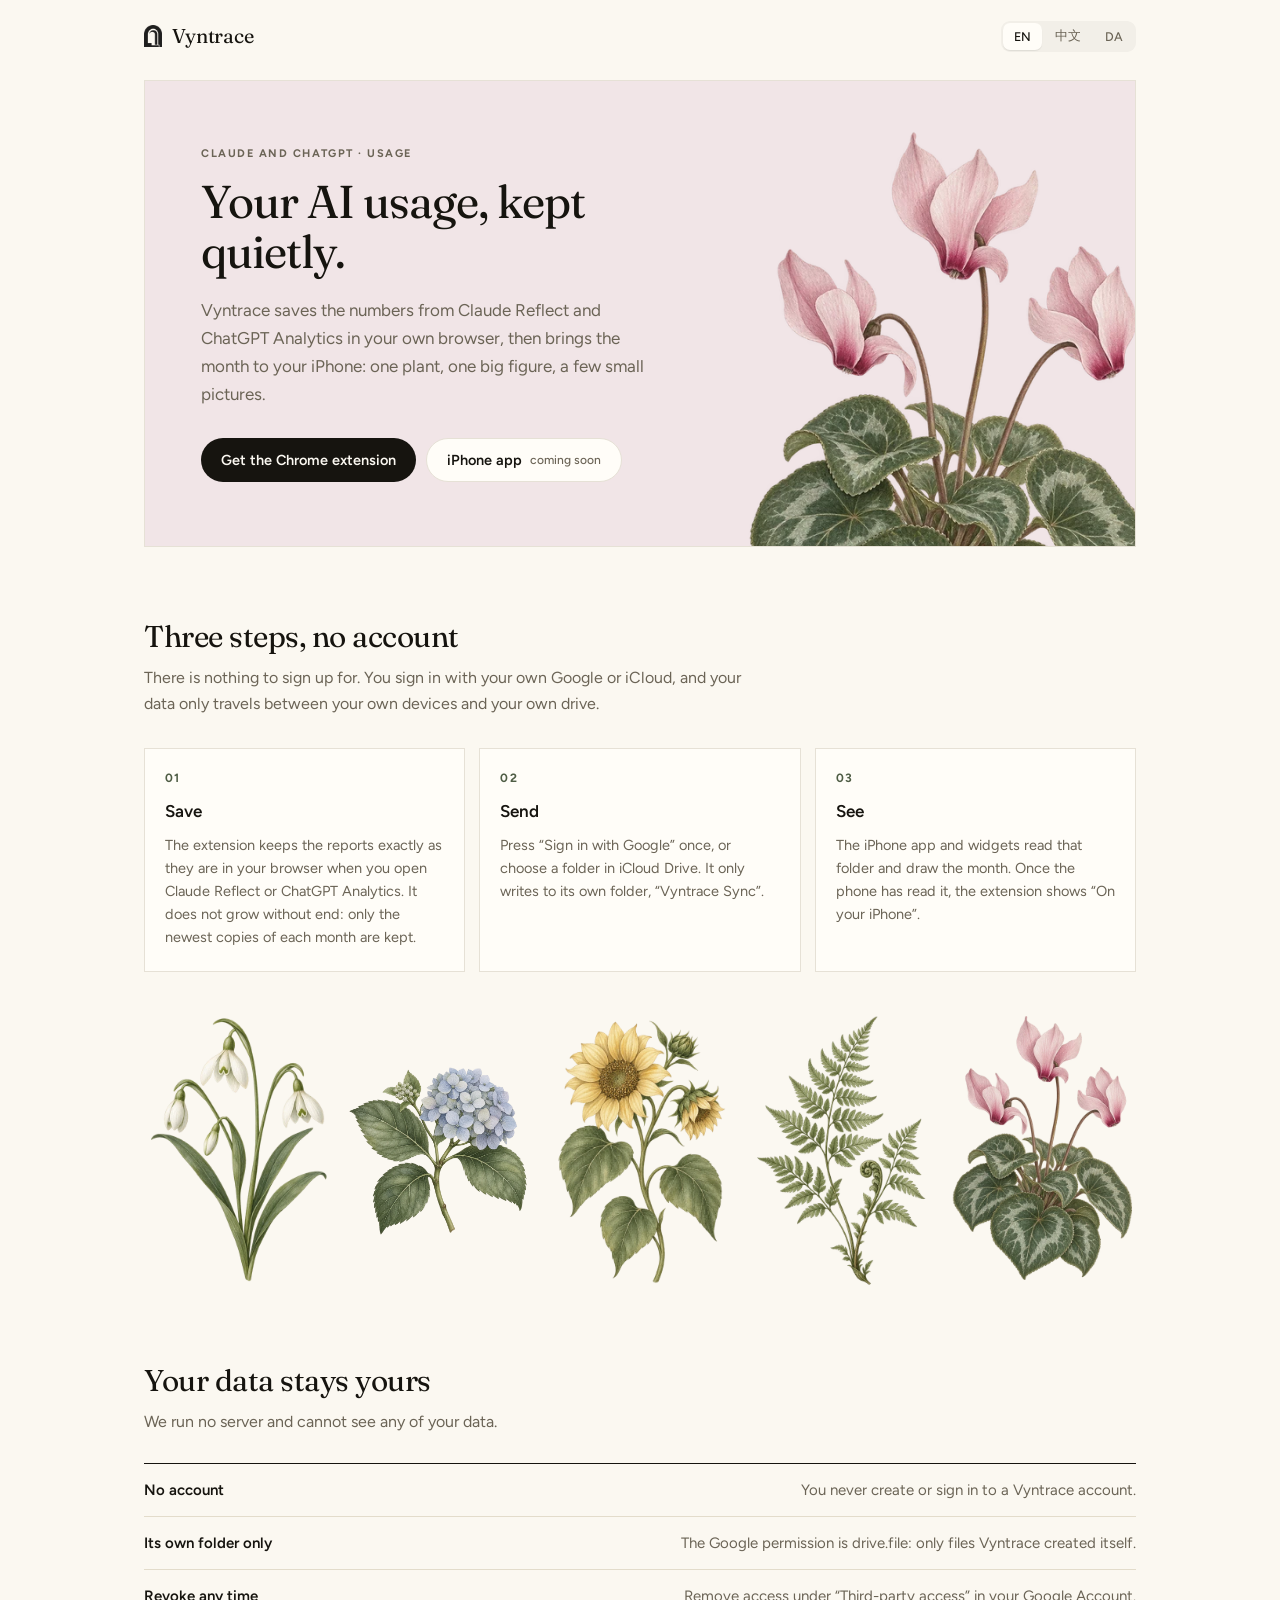
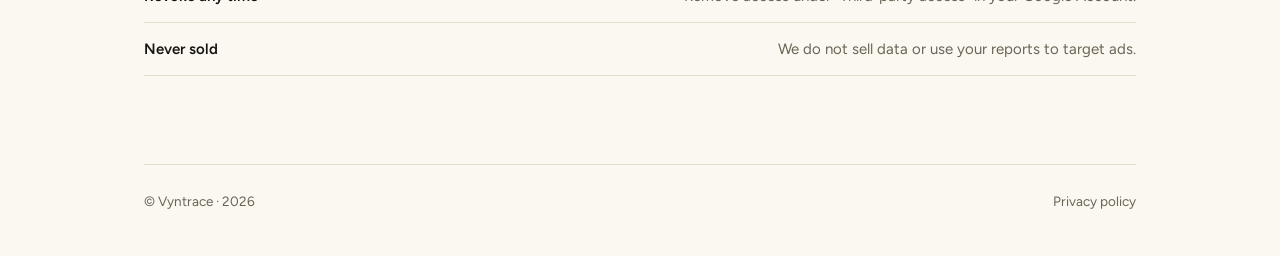
<file: index.html>
<!doctype html>
<html lang="en">
<head>
<meta charset="utf-8">
<meta name="viewport" content="width=device-width,initial-scale=1">
<title>Vyntrace</title>
<meta name="description" content="Vyntrace saves your Claude and ChatGPT usage reports in your own browser and shows the month on your iPhone, as a plant.">
<meta name="theme-color" content="#FBF8F1">
<link rel="icon" href="assets/icon.png">
<link rel="stylesheet" href="style.css">
</head>
<body>
<div class="wrap">
  <header class="top">
    <a class="brand" href="./"><img src="assets/mark.png" alt=""><span>Vyntrace</span></a>
    <div class="lang" role="group" aria-label="Language">
      <button type="button" data-l="en" aria-pressed="true">EN</button>
      <button type="button" data-l="zh" aria-pressed="false">中文</button>
      <button type="button" data-l="da" aria-pressed="false">DA</button>
    </div>
  </header>

  <main>
    <div class="hero">
      <div class="copy">
        <div class="kicker" data-i="hero.kicker">Claude and ChatGPT · usage</div>
        <h1 data-i="hero.title">Your AI usage, kept quietly.</h1>
        <p class="lead" data-i="hero.lead">Vyntrace saves the numbers from Claude Reflect and ChatGPT Analytics in your own browser, then brings the month to your iPhone: one plant, one big figure, a few small pictures.</p>
        <div class="cta">
          <a class="btn main" href="#how"><span data-i="hero.chrome">Get the Chrome extension</span></a>
          <span class="btn quiet"><span data-i="hero.ios">iPhone app</span><small data-i="hero.soon">coming soon</small></span>
        </div>
      </div>
      <img class="plant" src="assets/plants/cyclamen.webp" alt="" width="480" height="720">
    </div>

    <section class="block" id="how">
      <h2 data-i="how.title">Three steps, no account</h2>
      <p class="sub" data-i="how.sub">There is nothing to sign up for. You sign in with your own Google or iCloud, and your data only travels between your own devices and your own drive.</p>
      <div class="steps">
        <div class="step"><div class="n">01</div><h3 data-i="s1.t">Save</h3><p data-i="s1.p">The extension keeps the reports exactly as they are in your browser when you open Claude Reflect or ChatGPT Analytics. It does not grow without end: only the newest copies of each month are kept.</p></div>
        <div class="step"><div class="n">02</div><h3 data-i="s2.t">Send</h3><p data-i="s2.p">Press “Sign in with Google” once, or choose a folder in iCloud Drive. It only writes to its own folder, “Vyntrace Sync”.</p></div>
        <div class="step"><div class="n">03</div><h3 data-i="s3.t">See</h3><p data-i="s3.p">The iPhone app and widgets read that folder and draw the month. Once the phone has read it, the extension shows “On your iPhone”.</p></div>
      </div>
      <div class="plants" aria-hidden="true">
        <img src="assets/plants/snowdrop.webp" alt="" loading="lazy">
        <img src="assets/plants/hydrangea.webp" alt="" loading="lazy">
        <img src="assets/plants/sunflower.webp" alt="" loading="lazy">
        <img src="assets/plants/fern.webp" alt="" loading="lazy">
        <img src="assets/plants/cyclamen.webp" alt="" loading="lazy">
      </div>
    </section>

    <section class="block">
      <h2 data-i="own.title">Your data stays yours</h2>
      <p class="sub" data-i="own.sub">We run no server and cannot see any of your data.</p>
      <div class="facts">
        <div><b data-i="f1.k">No account</b><span data-i="f1.v">You never create or sign in to a Vyntrace account.</span></div>
        <div><b data-i="f2.k">Its own folder only</b><span data-i="f2.v">The Google permission is drive.file: only files Vyntrace created itself.</span></div>
        <div><b data-i="f3.k">Revoke any time</b><span data-i="f3.v">Remove access under “Third-party access” in your Google Account.</span></div>
        <div><b data-i="f4.k">Never sold</b><span data-i="f4.v">We do not sell data or use your reports to target ads.</span></div>
      </div>
    </section>
  </main>

  <footer>
    <span><span data-i="foot.copy">© Vyntrace</span> · <span id="year">2026</span></span>
    <nav><a href="privacy.html" data-i="nav.privacy">Privacy policy</a></nav>
  </footer>
</div>
<script src="site.js"></script>
</body>
</html>
</file>
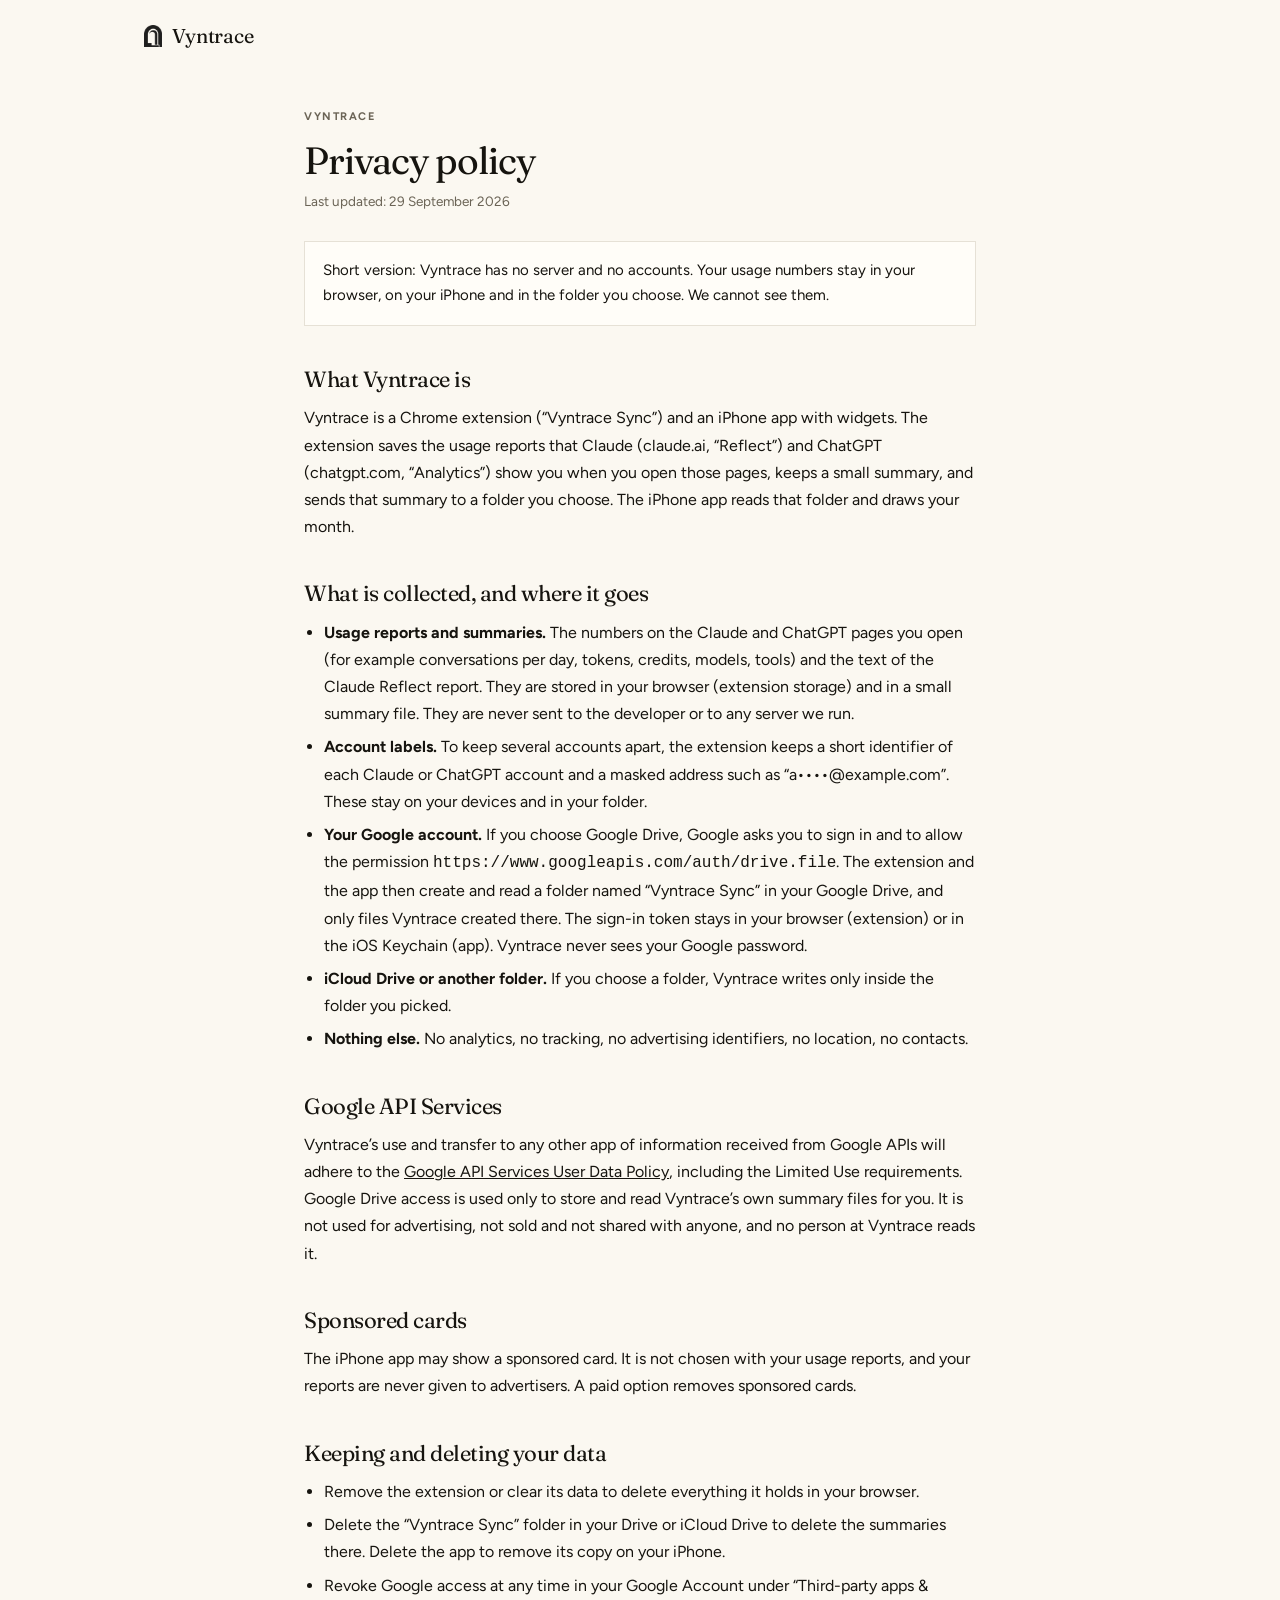
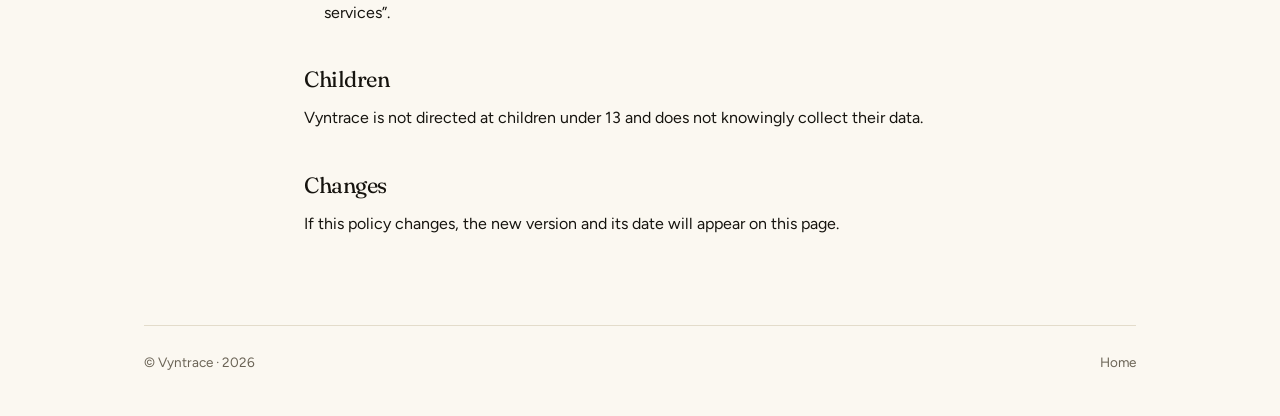
<file: privacy.html>
<!doctype html>
<html lang="en">
<head>
<meta charset="utf-8">
<meta name="viewport" content="width=device-width,initial-scale=1">
<title>Privacy policy · Vyntrace</title>
<meta name="theme-color" content="#FBF8F1">
<link rel="icon" href="assets/icon.png">
<link rel="stylesheet" href="style.css">
</head>
<body>
<div class="wrap">
  <header class="top">
    <a class="brand" href="./"><img src="assets/mark.png" alt=""><span>Vyntrace</span></a>
  </header>

  <main class="doc">
    <div class="kicker">Vyntrace</div>
    <h1>Privacy policy</h1>
    <div class="date">Last updated: 29 September 2026</div>

    <p class="note">Short version: Vyntrace has no server and no accounts. Your usage numbers stay in your browser, on your iPhone and in the folder you choose. We cannot see them.</p>

    <h2>What Vyntrace is</h2>
    <p>Vyntrace is a Chrome extension (“Vyntrace Sync”) and an iPhone app with widgets. The extension saves the usage reports that Claude (claude.ai, “Reflect”) and ChatGPT (chatgpt.com, “Analytics”) show you when you open those pages, keeps a small summary, and sends that summary to a folder you choose. The iPhone app reads that folder and draws your month.</p>

    <h2>What is collected, and where it goes</h2>
    <ul>
      <li><b>Usage reports and summaries.</b> The numbers on the Claude and ChatGPT pages you open (for example conversations per day, tokens, credits, models, tools) and the text of the Claude Reflect report. They are stored in your browser (extension storage) and in a small summary file. They are never sent to the developer or to any server we run.</li>
      <li><b>Account labels.</b> To keep several accounts apart, the extension keeps a short identifier of each Claude or ChatGPT account and a masked address such as “a••••@example.com”. These stay on your devices and in your folder.</li>
      <li><b>Your Google account.</b> If you choose Google Drive, Google asks you to sign in and to allow the permission <code>https://www.googleapis.com/auth/drive.file</code>. The extension and the app then create and read a folder named “Vyntrace Sync” in your Google Drive, and only files Vyntrace created there. The sign-in token stays in your browser (extension) or in the iOS Keychain (app). Vyntrace never sees your Google password.</li>
      <li><b>iCloud Drive or another folder.</b> If you choose a folder, Vyntrace writes only inside the folder you picked.</li>
      <li><b>Nothing else.</b> No analytics, no tracking, no advertising identifiers, no location, no contacts.</li>
    </ul>

    <h2>Google API Services</h2>
    <p>Vyntrace’s use and transfer to any other app of information received from Google APIs will adhere to the <a href="https://developers.google.com/terms/api-services-user-data-policy">Google API Services User Data Policy</a>, including the Limited Use requirements. Google Drive access is used only to store and read Vyntrace’s own summary files for you. It is not used for advertising, not sold and not shared with anyone, and no person at Vyntrace reads it.</p>

    <h2>Sponsored cards</h2>
    <p>The iPhone app may show a sponsored card. It is not chosen with your usage reports, and your reports are never given to advertisers. A paid option removes sponsored cards.</p>

    <h2>Keeping and deleting your data</h2>
    <ul>
      <li>Remove the extension or clear its data to delete everything it holds in your browser.</li>
      <li>Delete the “Vyntrace Sync” folder in your Drive or iCloud Drive to delete the summaries there. Delete the app to remove its copy on your iPhone.</li>
      <li>Revoke Google access at any time in your Google Account under “Third-party apps &amp; services”.</li>
    </ul>

    <h2>Children</h2>
    <p>Vyntrace is not directed at children under 13 and does not knowingly collect their data.</p>

    <h2>Changes</h2>
    <p>If this policy changes, the new version and its date will appear on this page.</p>
  </main>

  <footer>
    <span><span>© Vyntrace</span> · <span id="year">2026</span></span>
    <nav><a href="./">Home</a></nav>
  </footer>
</div>
<script src="site.js"></script>
</body>
</html>
</file>
<file: style.css>
@font-face{font-family:Figtree;src:url(assets/fonts/Figtree.ttf) format('truetype');font-weight:300 900;font-display:swap}
@font-face{font-family:VFraunces;src:url(assets/fonts/VyntraceFraunces-latin-subset.woff2) format('woff2');font-weight:100 900;font-display:swap}
:root{--bg:#FBF8F1;--ink:#16140F;--muted:#6B6456;--line:#E3DCCB;--moss:#4F5D45;--card:#FFFDF8;--edge:#E6E1D6;--soft:#F2EFE8;--serif:VFraunces,'Songti SC','Noto Serif SC',Georgia,serif;--sans:Figtree,'PingFang SC','Noto Sans SC','Microsoft YaHei',system-ui,sans-serif}
@media (prefers-color-scheme:dark){:root{--bg:#12100C;--ink:#F2ECDD;--muted:#A89F8A;--line:rgba(242,236,221,.16);--moss:#B8CC9F;--card:#1C1914;--edge:#2C2821;--soft:#1A1712}}
*{box-sizing:border-box}
html{-webkit-text-size-adjust:100%}
body{margin:0;background:var(--bg);color:var(--ink);font-family:var(--sans);font-size:16px;line-height:1.6;-webkit-font-smoothing:antialiased}
a{color:inherit}
.wrap{max-width:1040px;margin:0 auto;padding:0 24px}

/* header */
header.top{display:flex;align-items:center;justify-content:space-between;height:72px}
.brand{display:flex;align-items:center;gap:10px;text-decoration:none;font-family:var(--serif);font-size:20px;letter-spacing:-.2px}
.brand img{height:22px;width:auto;filter:brightness(0) opacity(.88)}
@media (prefers-color-scheme:dark){.brand img{filter:brightness(0) invert(1) opacity(.9)}}
.lang{display:flex;gap:2px;padding:2px;border-radius:9px;background:var(--soft)}
.lang button{border:0;background:none;color:var(--muted);font:500 12.5px var(--sans);padding:5px 11px;border-radius:7px;cursor:pointer}
.lang button[aria-pressed=true]{background:var(--card);color:var(--ink);box-shadow:0 1px 1px rgba(0,0,0,.08)}

/* hero: a cropped field of colour with the plant running off its edge, as on the phone */
.hero{position:relative;margin-top:8px;border:1px solid var(--edge);background:#F1E5E7;overflow:hidden;min-height:440px}
@media (prefers-color-scheme:dark){.hero{background:#241E1F}}
.hero .copy{position:relative;z-index:1;padding:64px 56px;max-width:560px}
.kicker{font-size:11px;font-weight:700;letter-spacing:.14em;text-transform:uppercase;color:var(--muted)}
h1{margin:14px 0 0;font-family:var(--serif);font-weight:400;font-size:46px;line-height:1.1;letter-spacing:-1px}
.lead{margin:18px 0 0;font-size:17px;line-height:1.65;color:var(--muted);max-width:470px}
.cta{display:flex;flex-wrap:wrap;gap:10px;margin-top:30px}
.btn{display:inline-flex;align-items:center;height:44px;padding:0 20px;border-radius:22px;font:600 14.5px var(--sans);text-decoration:none;white-space:nowrap}
.btn.main{background:var(--ink);color:var(--bg)}
.btn.quiet{background:var(--card);color:var(--ink);border:1px solid var(--edge)}
.btn small{font-weight:500;color:var(--muted);margin-left:8px}
.hero .plant{position:absolute;right:-24px;top:34px;width:420px;height:auto;pointer-events:none}

/* sections */
section.block{padding:72px 0 0}
h2{margin:0;font-family:var(--serif);font-weight:400;font-size:30px;letter-spacing:-.5px;line-height:1.2}
.sub{margin:10px 0 0;color:var(--muted);max-width:620px}
.steps{display:grid;grid-template-columns:repeat(3,1fr);gap:14px;margin-top:32px}
.step{background:var(--card);border:1px solid var(--edge);padding:20px 20px 22px}
.step .n{font-size:12px;font-weight:700;letter-spacing:.1em;color:var(--moss)}
.step h3{margin:10px 0 0;font-size:17px;font-weight:600}
.step p{margin:8px 0 0;font-size:14.5px;color:var(--muted);line-height:1.6}
.plants{display:flex;gap:6px;justify-content:space-between;margin-top:36px}
.plants img{width:19%;height:auto;object-fit:contain}
.facts{margin-top:28px;border-top:1px solid var(--ink)}
.facts div{display:flex;justify-content:space-between;gap:24px;padding:14px 0;border-bottom:1px solid var(--line);font-size:15px}
.facts b{font-weight:600;white-space:nowrap}
.facts span{color:var(--muted);text-align:right}

footer{margin-top:88px;border-top:1px solid var(--line);padding:26px 0 44px;display:flex;flex-wrap:wrap;gap:12px 28px;align-items:center;justify-content:space-between;font-size:13.5px;color:var(--muted)}
footer nav{display:flex;gap:22px}
footer a{text-decoration:none}
footer a:hover{color:var(--ink)}

/* privacy page */
.doc{max-width:720px;margin:0 auto;padding:36px 24px 0}
.doc h1{font-size:38px}
.doc .date{margin-top:10px;font-size:13.5px;color:var(--muted)}
.doc h2{font-size:22px;margin-top:40px}
.doc p,.doc li{color:var(--ink);font-size:16px;line-height:1.7}
.doc p{margin:12px 0 0}
.doc ul{margin:12px 0 0;padding-left:20px}
.doc li{margin-top:6px}
.doc .note{margin-top:28px;padding:16px 18px;background:var(--card);border:1px solid var(--edge);font-size:15px}

@media (max-width:760px){
  h1{font-size:34px}
  .hero{min-height:0}
  .hero .copy{padding:36px 24px 250px}
  .hero .plant{width:300px;right:-30px;top:auto;bottom:-70px}
  .steps{grid-template-columns:1fr}
  .facts div{flex-direction:column;gap:2px}.facts span{text-align:left}
  section.block{padding-top:56px}
}
</file>
